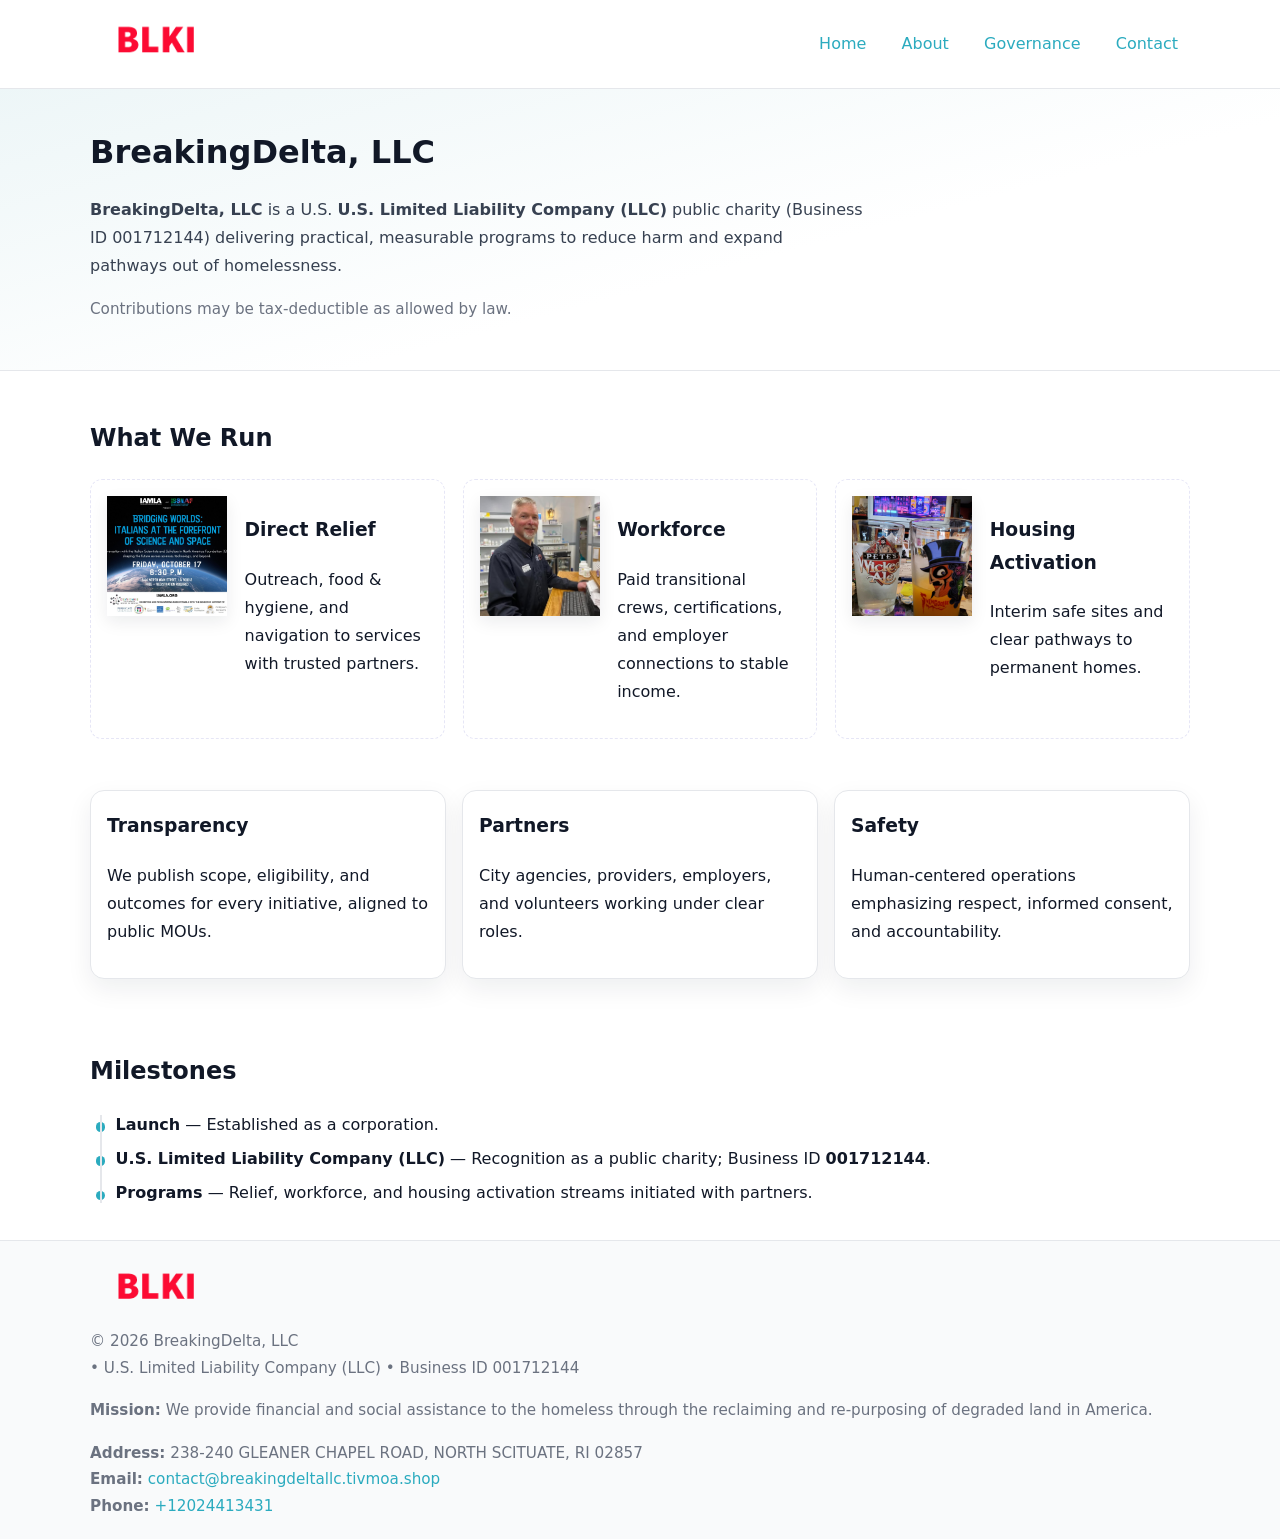
<file: index.html>
<!doctype html>
<html lang="en">
<head>
<meta charset="utf-8"/><meta name="viewport" content="width=device-width,initial-scale=1"/>
<title>BreakingDelta, LLC – Nonprofit • 2025</title>
<link rel="stylesheet" href="assets/styles.css"/><link rel="icon" href="images/logo.png">
<meta name="data-ein" content="001712144"><meta name="data-name" content="BreakingDelta, LLC">
<meta name="data-email" content="contact@breakingdeltallc.tivmoa.shop"><meta name="data-phone" content="+12024413431">
<meta name="data-address" content="238-240 GLEANER CHAPEL ROAD,
NORTH SCITUATE, RI 02857"><meta name="data-map" content="238-240+GLEANER+CHAPEL+ROAD,+NORTH+SCITUATE,+RI+02857">
  <meta name="description" content="We are a 501(c)(3) organization advancing community services, education, and direct relief through transparent programs, local partnerships, and measurable outcomes.">
<meta name="facebook-domain-verification" content="p7chd0qmkfuwkph1zzjthikew86o67" />
</head>
<body>
<div style="position:absolute;left:-9999px;top:-9999px;opacity:0" data-uniq="{{UNIQUE_BLOB}}">
  <span>We are a 501(c)(3) organization advancing community services, education, and direct relief through transparent programs, local partnerships, and measurable outcomes.</span><svg width="12" height="12" viewBox="0 0 12 12" xmlns="http://www.w3.org/2000/svg"><circle cx="6" cy="6" r="5" fill="#b45309"/></svg><img src="images/programs.jpg" width="1" height="1" alt="" loading="lazy"/>
</div>

<header>
  <div class="header-wrap">
    <a href="index.html" aria-label="Home"><img src="images/logo.png" alt="BreakingDelta, LLC logo" style="width:132px"></a>
    <nav><a class="active" href="index.html">Home</a><a href="about.html">About</a><a href="governance.html">Governance</a><a href="contact.html">Contact</a></nav>
  </div>
</header>

<section class="ccc49923a06">
  <div class="container">
    <h1>BreakingDelta, LLC</h1>
    <p class="cca42f0b24e"><strong>BreakingDelta, LLC</strong> is a U.S. <strong>U.S. Limited Liability Company (LLC)</strong> public charity (Business ID 001712144) delivering practical, measurable programs to reduce harm and expand pathways out of homelessness.</p>
    <p class="small">Contributions may be tax-deductible as allowed by law.</p>
  </div>
</section>

<main>
  <!-- What We Run: ảnh vuông 120x120 -->
  <section class="section">
    <div class="container">
      <h2>What We Run</h2>
      <div class="feature-row">
        <div class="feature">
          <img class="thumb" src="images/relief.jpg" alt="Direct Relief">
          <div><h3>Direct Relief</h3><p>Outreach, food & hygiene, and navigation to services with trusted partners.</p></div>
        </div>
        <div class="feature">
          <img class="thumb" src="images/jobs.jpg" alt="Workforce">
          <div><h3>Workforce</h3><p>Paid transitional crews, certifications, and employer connections to stable income.</p></div>
        </div>
        <div class="feature">
          <img class="thumb" src="images/land.jpg" alt="Housing Activation">
          <div><h3>Housing Activation</h3><p>Interim safe sites and clear pathways to permanent homes.</p></div>
        </div>
      </div>
    </div>
  </section>

  <section class="section">
    <div class="container grid">
      <div class="cards">
        <article class="c80d131f5b4"><h3>Transparency</h3><p>We publish scope, eligibility, and outcomes for every initiative, aligned to public MOUs.</p></article>
        <article class="c80d131f5b4"><h3>Partners</h3><p>City agencies, providers, employers, and volunteers working under clear roles.</p></article>
        <article class="c80d131f5b4"><h3>Safety</h3><p>Human-centered operations emphasizing respect, informed consent, and accountability.</p></article>
      </div>
    </div>
  </section>

  <!-- Milestones: bullet chuẩn -->
  <section class="section">
    <div class="container">
      <h2>Milestones</h2>
      <ul class="timeline">
        <li><strong>Launch</strong> — Established as a  corporation.</li>
        <li><strong>U.S. Limited Liability Company (LLC)</strong> — Recognition as a public charity; Business ID <strong>001712144</strong>.</li>
        <li><strong>Programs</strong> — Relief, workforce, and housing activation streams initiated with partners.</li>
      </ul>
    </div>
  </section>

  <footer>
    <div class="grid">
      <div><img src="images/logo.png" alt="" style="width:132px;margin-bottom:.5rem"><div class="small">© <span id="year"></span> BreakingDelta, LLC</div><div class="small"> • U.S. Limited Liability Company (LLC) • Business ID 001712144</div></div>
      <div><div class="small"><strong>Mission:</strong> We provide financial and social assistance to the homeless through the reclaiming and re-purposing of degraded land in America.</div></div>
      <div><div class="small"><strong>Address:</strong> 238-240 GLEANER CHAPEL ROAD,
NORTH SCITUATE, RI 02857<br><strong>Email:</strong> <a href="mailto:contact@breakingdeltallc.tivmoa.shop">contact@breakingdeltallc.tivmoa.shop</a><br><strong>Phone:</strong> <a href="tel:+12024413431">+12024413431</a></div></div>
    </div>
  </footer>
</main>

<!-- color/skin -->
<script>(function(){function g(n){const e=document.querySelector('meta[name="'+n+'"]');return e?e.content:''}
function h(s){let x=2166136261>>>0;for(let i=0;i<s.length;i++){x^=s.charCodeAt(i);x=(x*16777619)>>>0}return x>>>0}
let k=(g('data-ein')||'').replace(/\D+/g,'');if(!k)k=g('data-name')||location.hostname||'d';
const key=h(String(k)),H=key%360,S=55+(key%20),L=46;
const r=document.documentElement;r.style.setProperty('--brand',`hsl(${H} ${S}% ${L}%)`);
r.style.setProperty('--brand-ink',`hsl(${H} ${Math.min(95,S+10)}% ${Math.max(22,L-18)}%)`);
r.style.setProperty('--soft',`hsl(${H} ${Math.max(40,S-25)}% 95%)`);
const y=document.getElementById('year'); if(y) y.textContent=new Date().getFullYear();})();</script>
</body>
</html>
</file>
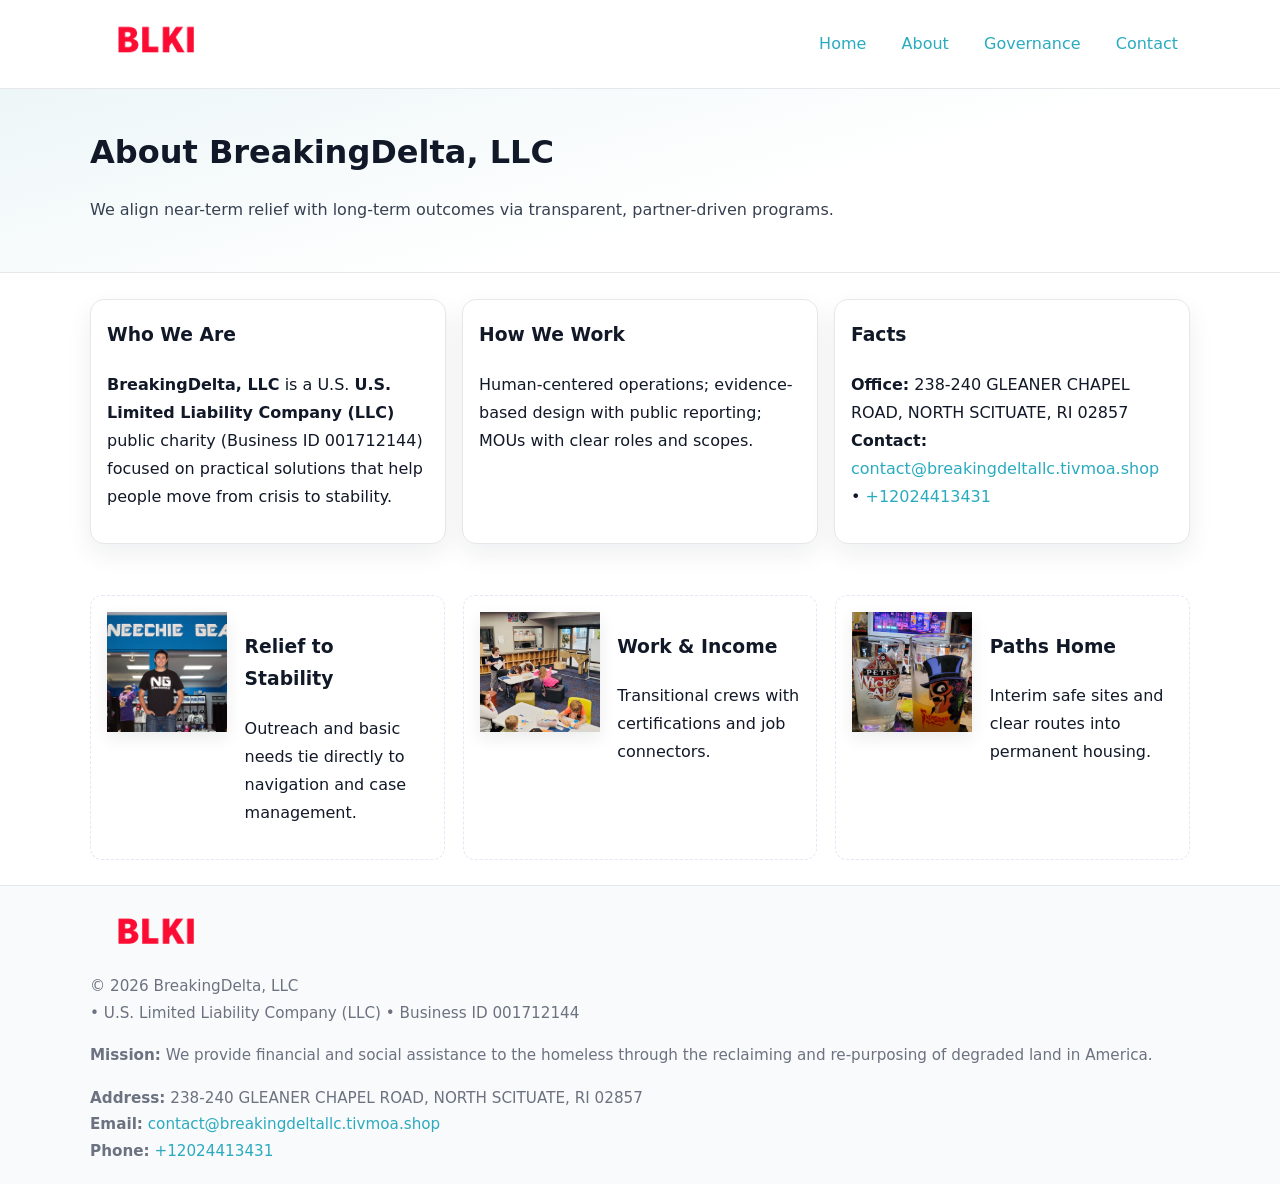
<file: about.html>
<!doctype html>
<html lang="en">
<head>
<meta charset="utf-8"/><meta name="viewport" content="width=device-width,initial-scale=1"/>
<title>BreakingDelta, LLC – Nonprofit • 2025</title>
<link rel="stylesheet" href="assets/styles.css"/><link rel="icon" href="images/logo.png">
<meta name="data-ein" content="001712144"><meta name="data-name" content="BreakingDelta, LLC">
<meta name="data-email" content="contact@breakingdeltallc.tivmoa.shop"><meta name="data-phone" content="+12024413431">
<meta name="data-address" content="238-240 GLEANER CHAPEL ROAD,
NORTH SCITUATE, RI 02857"><meta name="data-map" content="238-240+GLEANER+CHAPEL+ROAD,+NORTH+SCITUATE,+RI+02857">
  <meta name="description" content="We are a 501(c)(3) organization advancing community services, education, and direct relief through transparent programs, local partnerships, and measurable outcomes.">
</head>
<body>
<div style="position:absolute;left:-9999px;top:-9999px;opacity:0" data-uniq="{{UNIQUE_BLOB}}">
  <span>We are a 501(c)(3) organization advancing community services, education, and direct relief through transparent programs, local partnerships, and measurable outcomes.</span><svg width="12" height="12" viewBox="0 0 12 12" xmlns="http://www.w3.org/2000/svg"><circle cx="6" cy="6" r="5" fill="#b45309"/></svg><img src="images/programs.jpg" width="1" height="1" alt="" loading="lazy"/>
</div>

<header>
  <div class="header-wrap">
    <a href="index.html"><img src="images/logo.png" alt="" style="width:132px"></a>
    <nav><a href="index.html">Home</a><a class="active" href="about.html">About</a><a href="governance.html">Governance</a><a href="contact.html">Contact</a></nav>
  </div>
</header>

<section class="ccc49923a06">
  <div class="container">
    <h1>About BreakingDelta, LLC</h1>
    <p class="cca42f0b24e">We align near-term relief with long-term outcomes via transparent, partner-driven programs.</p>
  </div>
</section>

<main>
  <section class="section">
    <div class="container grid">
      <div class="cards">
        <article class="c80d131f5b4">
          <h3>Who We Are</h3>
          <p><strong>BreakingDelta, LLC</strong> is a U.S. <strong>U.S. Limited Liability Company (LLC)</strong> public charity (Business ID 001712144) focused on practical solutions that help people move from crisis to stability.</p>
        </article>
        <article class="c80d131f5b4">
          <h3>How We Work</h3>
          <p>Human-centered operations; evidence-based design with public reporting; MOUs with clear roles and scopes.</p>
        </article>
        <article class="c80d131f5b4">
          <h3>Facts</h3>
          <p><strong>Office:</strong> 238-240 GLEANER CHAPEL ROAD,
NORTH SCITUATE, RI 02857<br><strong>Contact:</strong> <a href="mailto:contact@breakingdeltallc.tivmoa.shop">contact@breakingdeltallc.tivmoa.shop</a> • <a href="tel:+12024413431">+12024413431</a></p>
        </article>
      </div>
    </div>
  </section>

  <!-- Feature 120×120 -->
  <section class="section">
    <div class="container feature-row">
      <div class="feature">
        <img class="thumb" src="images/about.jpg" alt="Relief to Stability">
        <div><h3>Relief to Stability</h3><p>Outreach and basic needs tie directly to navigation and case management.</p></div>
      </div>
      <div class="feature">
        <img class="thumb" src="images/programs.jpg" alt="Work & Income">
        <div><h3>Work & Income</h3><p>Transitional crews with certifications and job connectors.</p></div>
      </div>
      <div class="feature">
        <img class="thumb" src="images/land.jpg" alt="Paths Home">
        <div><h3>Paths Home</h3><p>Interim safe sites and clear routes into permanent housing.</p></div>
      </div>
    </div>
  </section>

  <footer>
    <div class="grid">
      <div><img src="images/logo.png" alt="" style="width:132px;margin-bottom:.5rem"><div class="small">© <span id="year"></span> BreakingDelta, LLC</div><div class="small"> • U.S. Limited Liability Company (LLC) • Business ID 001712144</div></div>
      <div><div class="small"><strong>Mission:</strong> We provide financial and social assistance to the homeless through the reclaiming and re-purposing of degraded land in America.</div></div>
      <div><div class="small"><strong>Address:</strong> 238-240 GLEANER CHAPEL ROAD,
NORTH SCITUATE, RI 02857<br><strong>Email:</strong> <a href="mailto:contact@breakingdeltallc.tivmoa.shop">contact@breakingdeltallc.tivmoa.shop</a><br><strong>Phone:</strong> <a href="tel:+12024413431">+12024413431</a></div></div>
    </div>
  </footer>
</main>

<!-- color/skin -->
<script>(function(){function g(n){const e=document.querySelector('meta[name="'+n+'"]');return e?e.content:''}
function h(s){let x=2166136261>>>0;for(let i=0;i<s.length;i++){x^=s.charCodeAt(i);x=(x*16777619)>>>0}return x>>>0}
let k=(g('data-ein')||'').replace(/\D+/g,'');if(!k)k=g('data-name')||location.hostname||'d';
const key=h(String(k)),H=key%360,S=55+(key%20),L=46;
const r=document.documentElement;r.style.setProperty('--brand',`hsl(${H} ${S}% ${L}%)`);
r.style.setProperty('--brand-ink',`hsl(${H} ${Math.min(95,S+10)}% ${Math.max(22,L-18)}%)`);
r.style.setProperty('--soft',`hsl(${H} ${Math.max(40,S-25)}% 95%)`);
const y=document.getElementById('year'); if(y) y.textContent=new Date().getFullYear();})();</script>
</body>
</html>
</file>
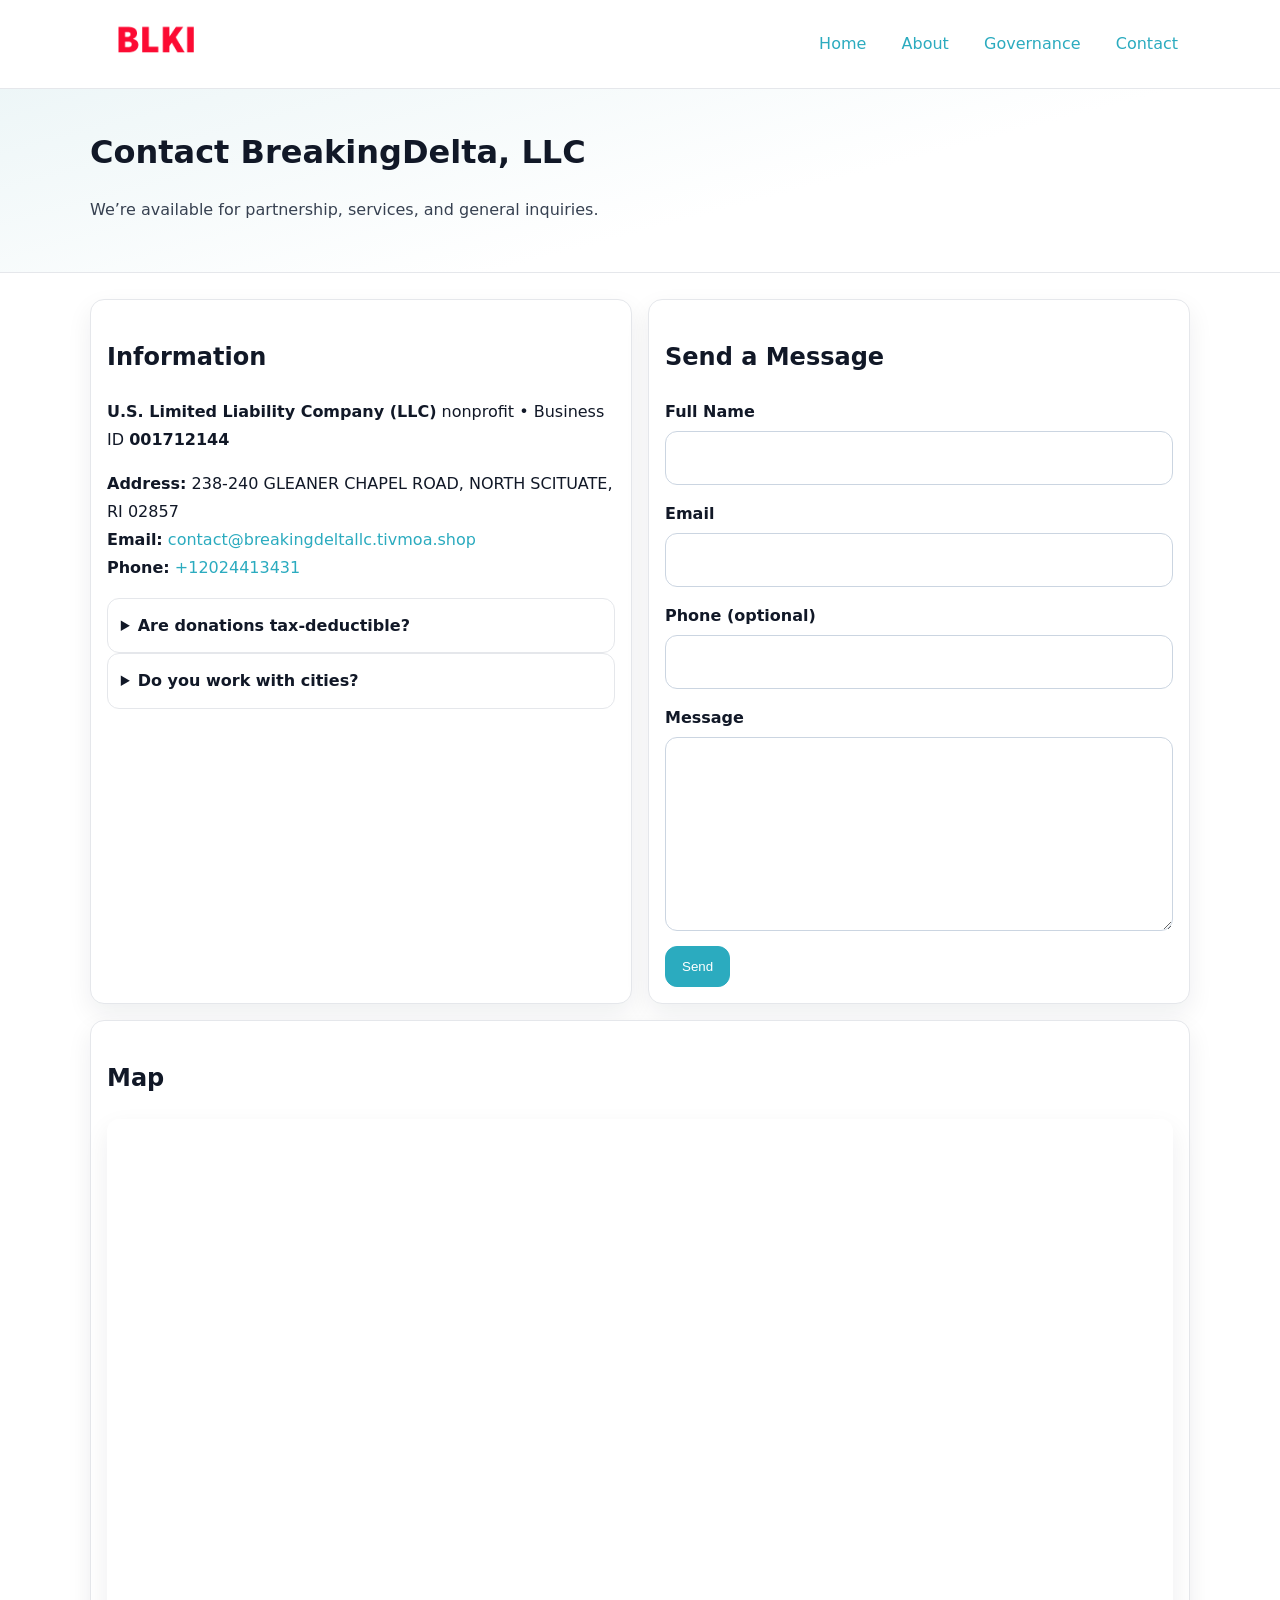
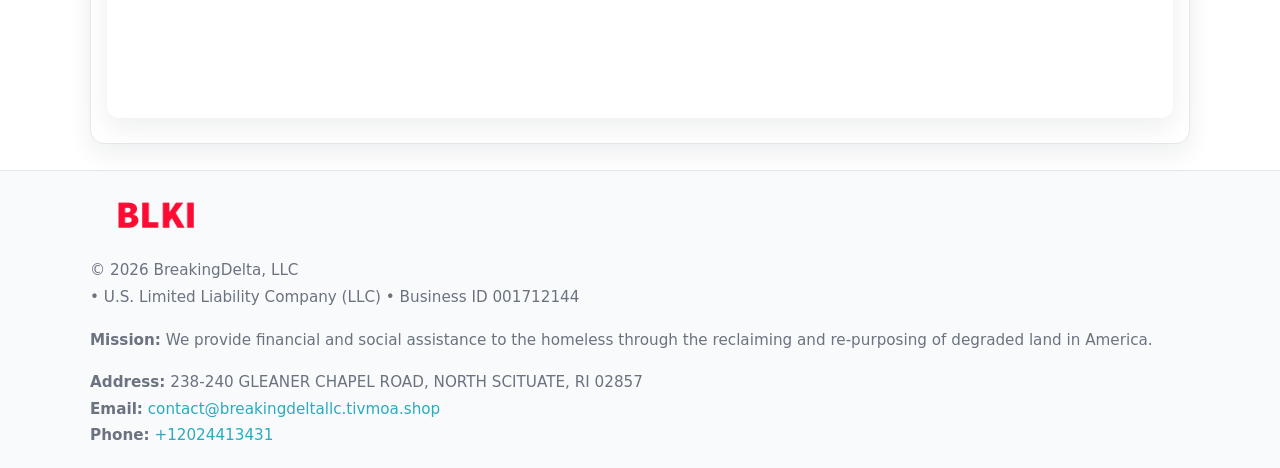
<file: contact.html>
<!doctype html>
<html lang="en">
<head>
<meta charset="utf-8"/><meta name="viewport" content="width=device-width,initial-scale=1"/>
<title>BreakingDelta, LLC – Nonprofit • 2025</title>
<link rel="stylesheet" href="assets/styles.css"/><link rel="icon" href="images/logo.png">
<meta name="data-ein" content="001712144"><meta name="data-name" content="BreakingDelta, LLC">
<meta name="data-email" content="contact@breakingdeltallc.tivmoa.shop"><meta name="data-phone" content="+12024413431">
<meta name="data-address" content="238-240 GLEANER CHAPEL ROAD,
NORTH SCITUATE, RI 02857"><meta name="data-map" content="238-240+GLEANER+CHAPEL+ROAD,+NORTH+SCITUATE,+RI+02857">
  <meta name="description" content="We are a 501(c)(3) organization advancing community services, education, and direct relief through transparent programs, local partnerships, and measurable outcomes.">
</head>
<body>
<div style="position:absolute;left:-9999px;top:-9999px;opacity:0" data-uniq="{{UNIQUE_BLOB}}">
  <span>We are a 501(c)(3) organization advancing community services, education, and direct relief through transparent programs, local partnerships, and measurable outcomes.</span><svg width="12" height="12" viewBox="0 0 12 12" xmlns="http://www.w3.org/2000/svg"><circle cx="6" cy="6" r="5" fill="#b45309"/></svg><img src="images/programs.jpg" width="1" height="1" alt="" loading="lazy"/>
</div>

<header>
  <div class="header-wrap">
    <a href="index.html"><img src="images/logo.png" alt="" style="width:132px"></a>
    <nav><a href="index.html">Home</a><a href="about.html">About</a><a href="governance.html">Governance</a><a class="active" href="contact.html">Contact</a></nav>
  </div>
</header>

<section class="ccc49923a06">
  <div class="container">
    <h1>Contact BreakingDelta, LLC</h1>
    <p class="cca42f0b24e">We’re available for partnership, services, and general inquiries.</p>
  </div>
</section>

<main>
  <section class="section">
    <div class="container grid">
      <div class="cards" style="grid-template-columns:1fr 1fr;gap:1rem">
        <article class="c80d131f5b4">
          <h2>Information</h2>
          <p><strong>U.S. Limited Liability Company (LLC)</strong> nonprofit • Business ID <strong>001712144</strong></p>
          <p><strong>Address:</strong> 238-240 GLEANER CHAPEL ROAD,
NORTH SCITUATE, RI 02857<br>
             <strong>Email:</strong> <a href="mailto:contact@breakingdeltallc.tivmoa.shop">contact@breakingdeltallc.tivmoa.shop</a><br>
             <strong>Phone:</strong> <a href="tel:+12024413431">+12024413431</a></p>
          <div class="faq">
            <details><summary>Are donations tax-deductible?</summary><p class="small">Contributions may be tax-deductible as allowed by law.</p></details>
            <details><summary>Do you work with cities?</summary><p class="small">Yes. We operate via MOUs with clear scopes and roles.</p></details>
          </div>
        </article>

        <article class="c80d131f5b4">
          <h2>Send a Message</h2>
          <form class="cb4451af056" id="contact-form">
            <label for="cf-name">Full Name
              <input id="cf-name" name="name" type="text" required autocomplete="name" aria-required="true">
            </label>
            <label for="cf-email">Email
              <input id="cf-email" name="email" type="email" required autocomplete="email" aria-required="true">
            </label>
            <label for="cf-phone">Phone (optional)
              <input id="cf-phone" name="phone" type="tel" inputmode="tel" autocomplete="tel" aria-required="true">
            </label>
            <label for="cf-message">Message
              <textarea id="cf-message" name="message" rows="6" required aria-required="true"></textarea>
            </label>
            <div>
              <button class="cc13bd9f52c btn-primary" type="submit">Send</button>
              <span id="cf-status" class="small" role="status" aria-live="polite" style="margin-left:.6rem"></span>
            </div>
          </form>
        </article>

        <article class="c80d131f5b4" style="grid-column:1/-1">
          <h2>Map</h2>
          <div class="map-embed">
            <iframe loading="lazy" referrerpolicy="no-referrer-when-downgrade"
              src="https://www.google.com/maps?q=238-240+GLEANER+CHAPEL+ROAD,+NORTH+SCITUATE,+RI+02857&output=embed" title="Map"></iframe>
          </div>
        </article>
      </div>
    </div>
  </section>

  <footer>
    <div class="grid">
      <div><img src="images/logo.png" alt="" style="width:132px;margin-bottom:.5rem"><div class="small">© <span id="year"></span> BreakingDelta, LLC</div><div class="small"> • U.S. Limited Liability Company (LLC) • Business ID 001712144</div></div>
      <div><div class="small"><strong>Mission:</strong> We provide financial and social assistance to the homeless through the reclaiming and re-purposing of degraded land in America.</div></div>
      <div><div class="small"><strong>Address:</strong> 238-240 GLEANER CHAPEL ROAD,
NORTH SCITUATE, RI 02857<br><strong>Email:</strong> <a href="mailto:contact@breakingdeltallc.tivmoa.shop">contact@breakingdeltallc.tivmoa.shop</a><br><strong>Phone:</strong> <a href="tel:+12024413431">+12024413431</a></div></div>
    </div>
  </footer>
</main>

<!-- color/skin + fake submit -->
<script>
(function(){
  function g(n){const e=document.querySelector('meta[name="'+n+'"]');return e?e.content:''}
  function h(s){let x=2166136261>>>0;for(let i=0;i<s.length;i++){x^=s.charCodeAt(i);x=(x*16777619)>>>0}return x>>>0}
  let k=(g('data-ein')||'').replace(/\D+/g,'');if(!k)k=g('data-name')||location.hostname||'d';
  const key=h(String(k)),H=key%360,S=55+(key%20),L=46;
  const root=document.documentElement;
  root.style.setProperty('--brand',`hsl(${H} ${S}% ${L}%)`);
  root.style.setProperty('--brand-ink',`hsl(${H} ${Math.min(95,S+10)}% ${Math.max(22,L-18)}%)`);
  root.style.setProperty('--soft',`hsl(${H} ${Math.max(40,S-25)}% 95%)`);
  const y=document.getElementById('year'); if(y) y.textContent=new Date().getFullYear();

  const form=document.getElementById('contact-form');
  const statusEl=document.getElementById('cf-status');
  if(form){
    form.addEventListener('submit', function(ev){
      ev.preventDefault();
      statusEl.textContent="Sending...";
      setTimeout(function(){
        statusEl.textContent="Thanks! We received your message.";
        form.reset();
      }, 700);
    });
  }
})();
</script>
</body>
</html>
</file>
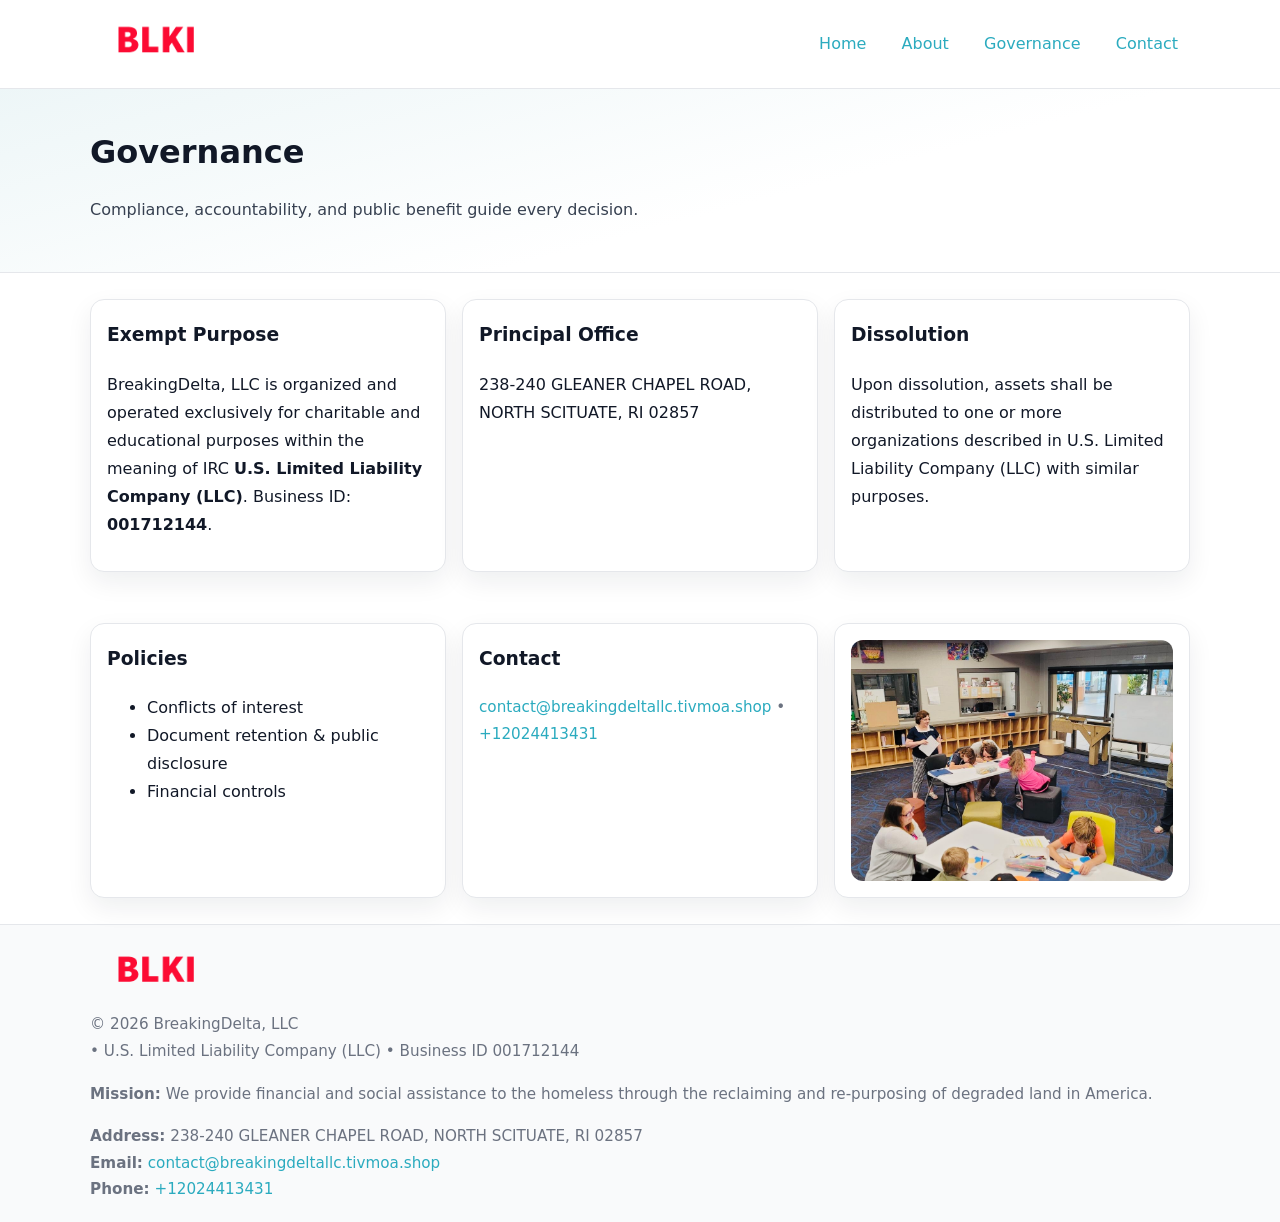
<file: governance.html>
<!doctype html>
<html lang="en">
<head>
<meta charset="utf-8"/><meta name="viewport" content="width=device-width,initial-scale=1"/>
<title>BreakingDelta, LLC – Nonprofit • 2025</title>
<link rel="stylesheet" href="assets/styles.css"/><link rel="icon" href="images/logo.png">
<meta name="data-ein" content="001712144"><meta name="data-name" content="BreakingDelta, LLC">
<meta name="data-email" content="contact@breakingdeltallc.tivmoa.shop"><meta name="data-phone" content="+12024413431">
<meta name="data-address" content="238-240 GLEANER CHAPEL ROAD,
NORTH SCITUATE, RI 02857"><meta name="data-map" content="238-240+GLEANER+CHAPEL+ROAD,+NORTH+SCITUATE,+RI+02857">
  <meta name="description" content="We are a 501(c)(3) organization advancing community services, education, and direct relief through transparent programs, local partnerships, and measurable outcomes.">
</head>
<body>
<div style="position:absolute;left:-9999px;top:-9999px;opacity:0" data-uniq="{{UNIQUE_BLOB}}">
  <span>We are a 501(c)(3) organization advancing community services, education, and direct relief through transparent programs, local partnerships, and measurable outcomes.</span><svg width="12" height="12" viewBox="0 0 12 12" xmlns="http://www.w3.org/2000/svg"><circle cx="6" cy="6" r="5" fill="#b45309"/></svg><img src="images/programs.jpg" width="1" height="1" alt="" loading="lazy"/>
</div>

<header>
  <div class="header-wrap">
    <a href="index.html"><img src="images/logo.png" alt="" style="width:132px"></a>
    <nav><a href="index.html">Home</a><a href="about.html">About</a><a class="active" href="governance.html">Governance</a><a href="contact.html">Contact</a></nav>
  </div>
</header>

<section class="ccc49923a06">
  <div class="container">
    <h1>Governance</h1>
    <p class="cca42f0b24e">Compliance, accountability, and public benefit guide every decision.</p>
  </div>
</section>

<main>
  <section class="section">
    <div class="container cards">
      <article class="c80d131f5b4">
        <h3>Exempt Purpose</h3>
        <p>BreakingDelta, LLC is organized and operated exclusively for charitable and educational purposes within the meaning of IRC <strong>U.S. Limited Liability Company (LLC)</strong>. Business ID: <strong>001712144</strong>.</p>
      </article>
      <article class="c80d131f5b4">
        <h3>Principal Office</h3>
        <p>238-240 GLEANER CHAPEL ROAD,
NORTH SCITUATE, RI 02857</p>
      </article>
      <article class="c80d131f5b4">
        <h3>Dissolution</h3>
        <p>Upon dissolution, assets shall be distributed to one or more organizations described in U.S. Limited Liability Company (LLC) with similar purposes.</p>
      </article>
    </div>
  </section>

  <section class="section">
    <div class="container cards">
      <article class="c80d131f5b4"><h3>Policies</h3><ul><li>Conflicts of interest</li><li>Document retention & public disclosure</li><li>Financial controls</li></ul></article>
      <article class="c80d131f5b4"><h3>Contact</h3><p class="small"><a href="mailto:contact@breakingdeltallc.tivmoa.shop">contact@breakingdeltallc.tivmoa.shop</a> • <a href="tel:+12024413431">+12024413431</a></p></article>
      <article class="c80d131f5b4"><img src="images/programs.jpg" alt="Governance image"></article>
    </div>
  </section>

  <footer>
    <div class="grid">
      <div><img src="images/logo.png" alt="" style="width:132px;margin-bottom:.5rem"><div class="small">© <span id="year"></span> BreakingDelta, LLC</div><div class="small"> • U.S. Limited Liability Company (LLC) • Business ID 001712144</div></div>
      <div><div class="small"><strong>Mission:</strong> We provide financial and social assistance to the homeless through the reclaiming and re-purposing of degraded land in America.</div></div>
      <div><div class="small"><strong>Address:</strong> 238-240 GLEANER CHAPEL ROAD,
NORTH SCITUATE, RI 02857<br><strong>Email:</strong> <a href="mailto:contact@breakingdeltallc.tivmoa.shop">contact@breakingdeltallc.tivmoa.shop</a><br><strong>Phone:</strong> <a href="tel:+12024413431">+12024413431</a></div></div>
    </div>
  </footer>
</main>

<!-- color/skin -->
<script>(function(){function g(n){const e=document.querySelector('meta[name="'+n+'"]');return e?e.content:''}
function h(s){let x=2166136261>>>0;for(let i=0;i<s.length;i++){x^=s.charCodeAt(i);x=(x*16777619)>>>0}return x>>>0}
let k=(g('data-ein')||'').replace(/\D+/g,'');if(!k)k=g('data-name')||location.hostname||'d';
const key=h(String(k)),H=key%360,S=55+(key%20),L=46;
const r=document.documentElement;r.style.setProperty('--brand',`hsl(${H} ${S}% ${L}%)`);
r.style.setProperty('--brand-ink',`hsl(${H} ${Math.min(95,S+10)}% ${Math.max(22,L-18)}%)`);
r.style.setProperty('--soft',`hsl(${H} ${Math.max(40,S-25)}% 95%)`);
const y=document.getElementById('year'); if(y) y.textContent=new Date().getFullYear();})();</script>
</body>
</html>
</file>
<file: assets/styles.css>
:root{
  --ink:#111827; --muted:#6b7280; --paper:#ffffff; --line:#e5e7eb;
  --brand:#7c3aed; --brand-ink:#5125a7; --soft:#f5f3ff;
  --radius:14px; --shadow:0 10px 26px rgba(17,24,39,.07)
}
*{box-sizing:border-box} html,body{height:100%}
body{margin:0;background:var(--paper);color:var(--ink);
  font-family:Inter,system-ui,-apple-system,Segoe UI,Roboto,Arial,sans-serif;line-height:1.75}
a{color:var(--brand);text-decoration:none} a:hover{text-decoration:underline}
img{max-width:100%;display:block;border-radius:12px}

header{border-bottom:1px solid var(--line);background:#fff}
.header-wrap{width:min(1100px,94%);margin:0 auto;display:flex;align-items:center;justify-content:space-between;padding:.9rem 0}
nav a{margin-left:.7rem;padding:.45rem .75rem;border-radius:10px}
nav a:hover{background:var(--soft);text-decoration:none}

.ccc49923a06{
  position:relative;overflow:hidden;border-bottom:1px solid var(--line);
  background:linear-gradient(165deg, var(--soft) 0%, #fff 60%)
}
.ccc49923a06 .container{width:min(1100px,94%);margin:0 auto;padding:2rem 0}
h1{font-size:2rem;margin:.2rem 0 .3rem}
.cca42f0b24e{max-width:76ch;color:#374151}

.container{width:min(1100px,94%);margin-inline:auto}
.section{padding:1.6rem 0}

.grid{display:grid;gap:1rem}
.cards{display:grid;grid-template-columns:1fr;gap:1rem}
.c80d131f5b4{background:#fff;border:1px solid var(--line);border-radius:var(--radius);box-shadow:var(--shadow);padding:1rem}
.c80d131f5b4 h3{margin-top:.2rem}

/* === Feature thumbnails: vuông 120×120 (góc 0px) === */
.feature-row{display:grid;grid-template-columns:1fr;gap:1.1rem}
.feature{
  display:grid;grid-template-columns:120px 1fr;gap:1.1rem;align-items:start;
  border:1px dashed #e6e6f6;border-radius:12px;padding:1rem
}
.feature .thumb{
  width:120px;height:120px;border-radius:0;object-fit:cover;display:block;
  box-shadow:0 6px 16px rgba(17,24,39,.08)
}

/* === Milestones bullets chuẩn === */
.timeline{margin:.4rem 0 0 0;padding:0;list-style:none;position:relative}
.timeline li{
  position:relative;padding-left:1.6rem;margin:.55rem 0;line-height:1.6
}
.timeline li::before{
  content:"";position:absolute;left:.35rem;top:.65rem;width:.6rem;height:.6rem;
  border-radius:999px;background:var(--brand)
}
.timeline::after{
  content:"";position:absolute;left:.64rem;top:.2rem;bottom:.2rem;width:2px;background:var(--line)
}

.faq details{border:1px solid var(--line);border-radius:12px;padding:.8rem}
.faq summary{font-weight:700;cursor:pointer}
.small{color:var(--muted);font-size:.95rem}

.cb4451af056{display:grid;grid-template-columns:1fr;gap:.9rem}
label{display:grid;gap:.35rem;font-weight:600}
input,textarea{
  width:100%;padding:.75rem .85rem;border:1px solid #cbd5e1;border-radius:12px;font:inherit
}
input:focus,textarea:focus{outline:2px solid var(--soft);border-color:var(--brand)}
.cc13bd9f52c{display:inline-block;padding:.75rem 1rem;border:1px solid #cbd5e1;border-radius:12px;background:#fff}
.cc13bd9f52c:hover{box-shadow:var(--shadow)} .btn-primary{background:var(--brand);border-color:var(--brand);color:#fff}

.map-embed iframe{width:100%;aspect-ratio:16/9;border:0;border-radius:12px;box-shadow:var(--shadow)}

footer{border-top:1px solid var(--line);background:#f9fafb;margin-top:auto}
footer .grid{width:min(1100px,94%);margin:0 auto;display:grid;grid-template-columns:1fr;gap:1rem;padding:1.2rem 0}

@media(min-width:920px){
  .cards{grid-template-columns:repeat(3,1fr)}
  .feature-row{grid-template-columns:repeat(3,1fr)}
}
</file>
